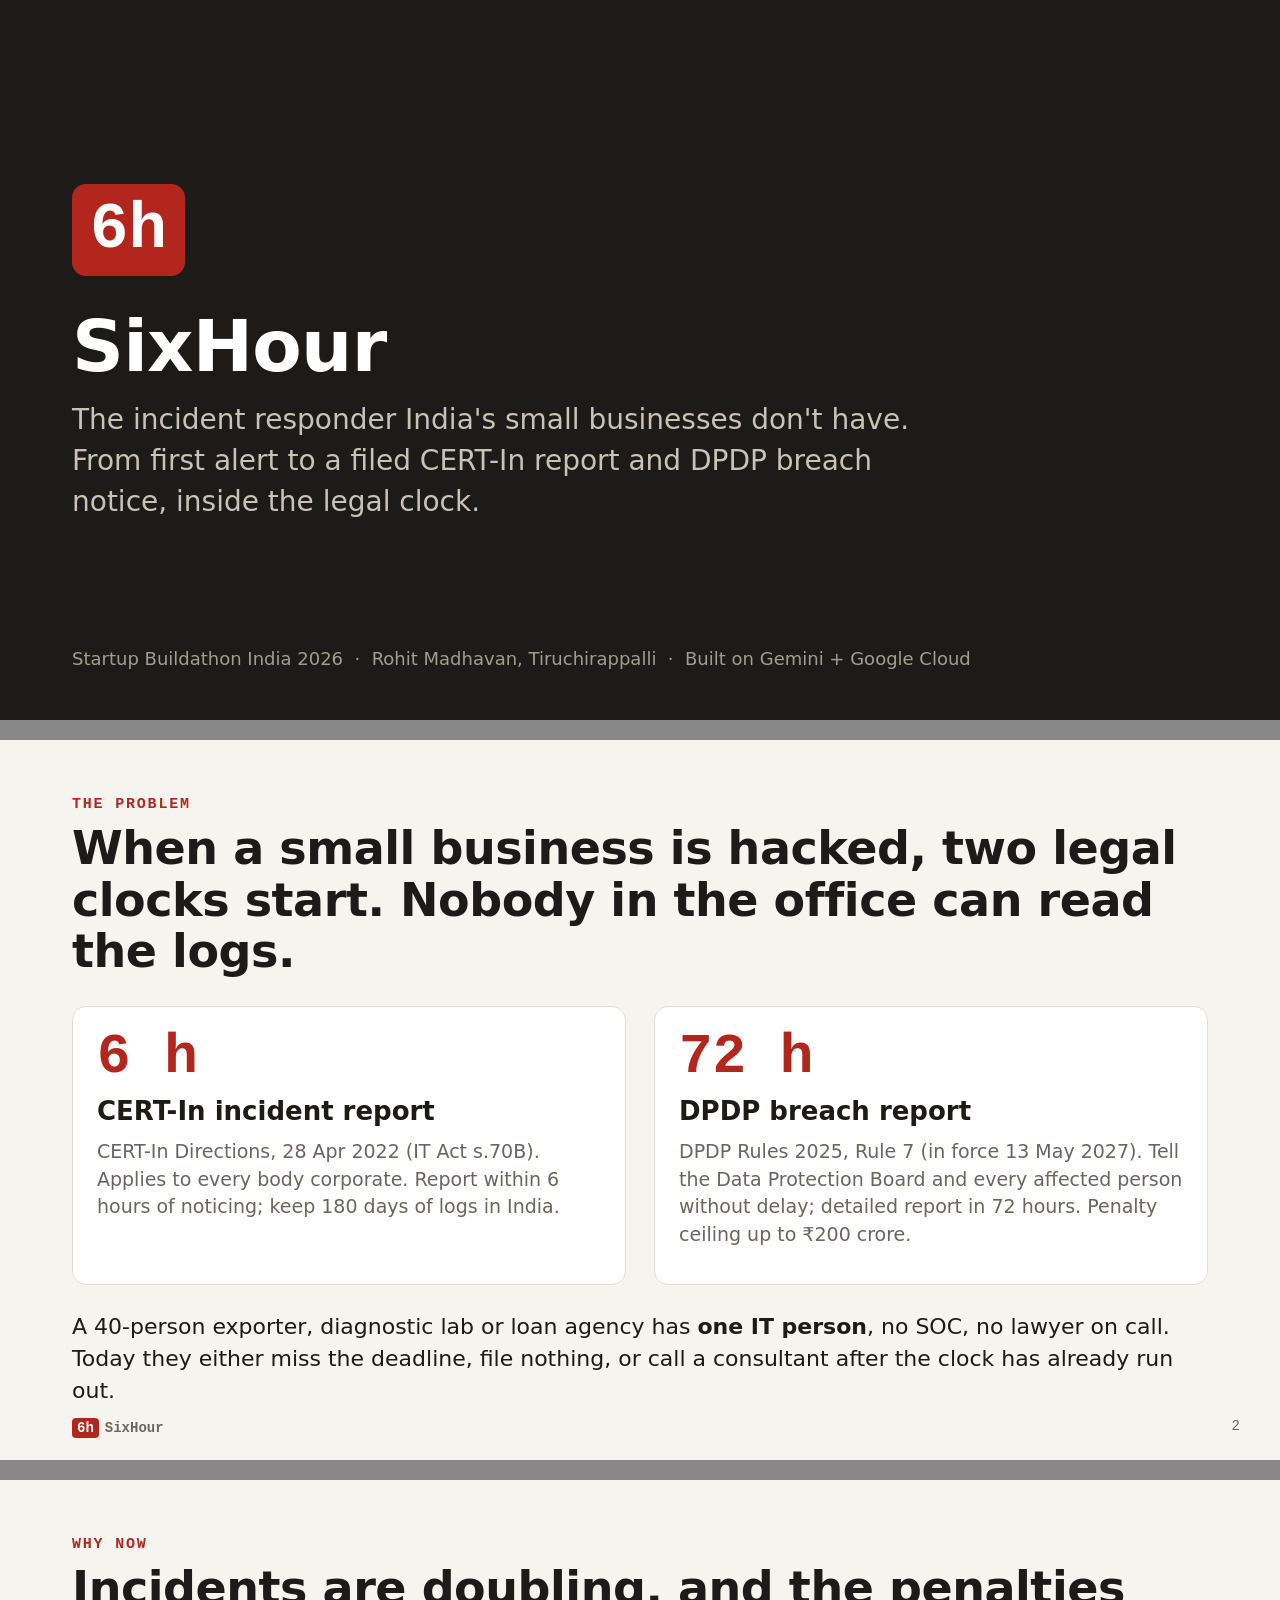
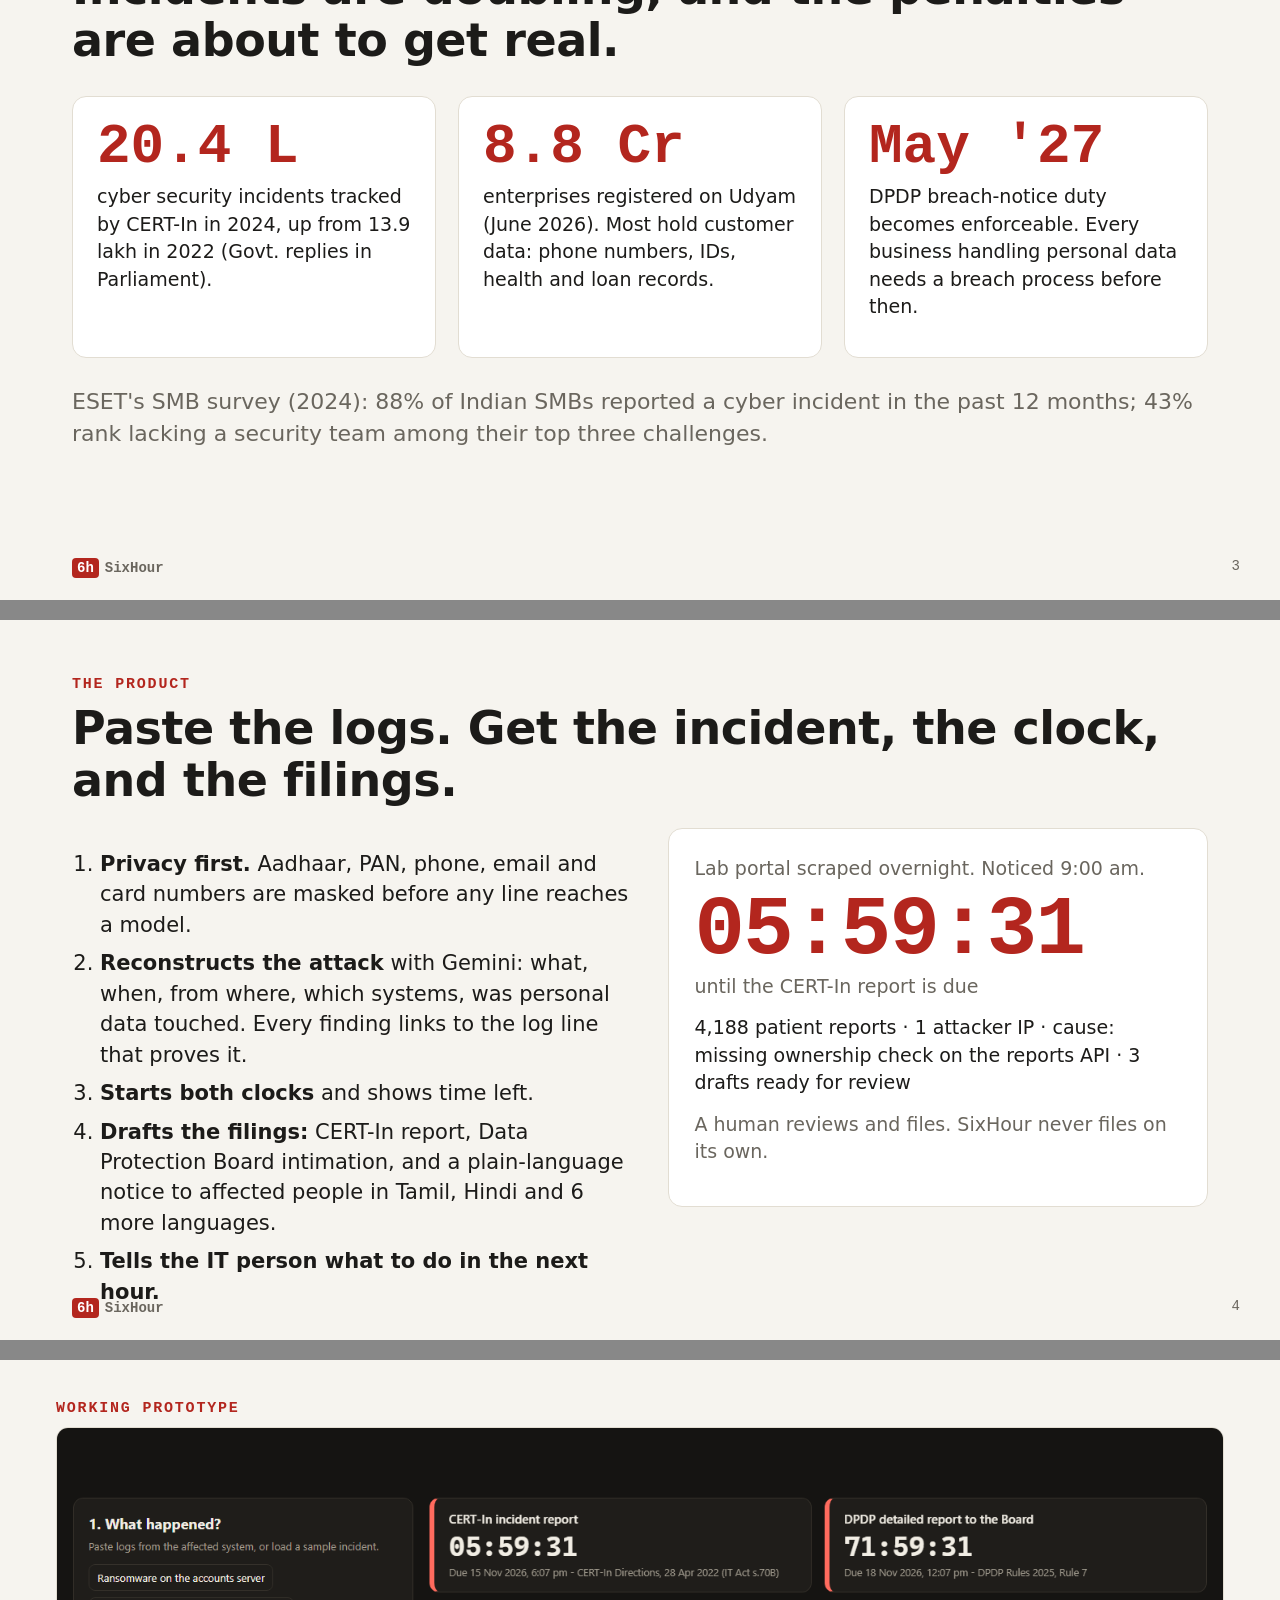
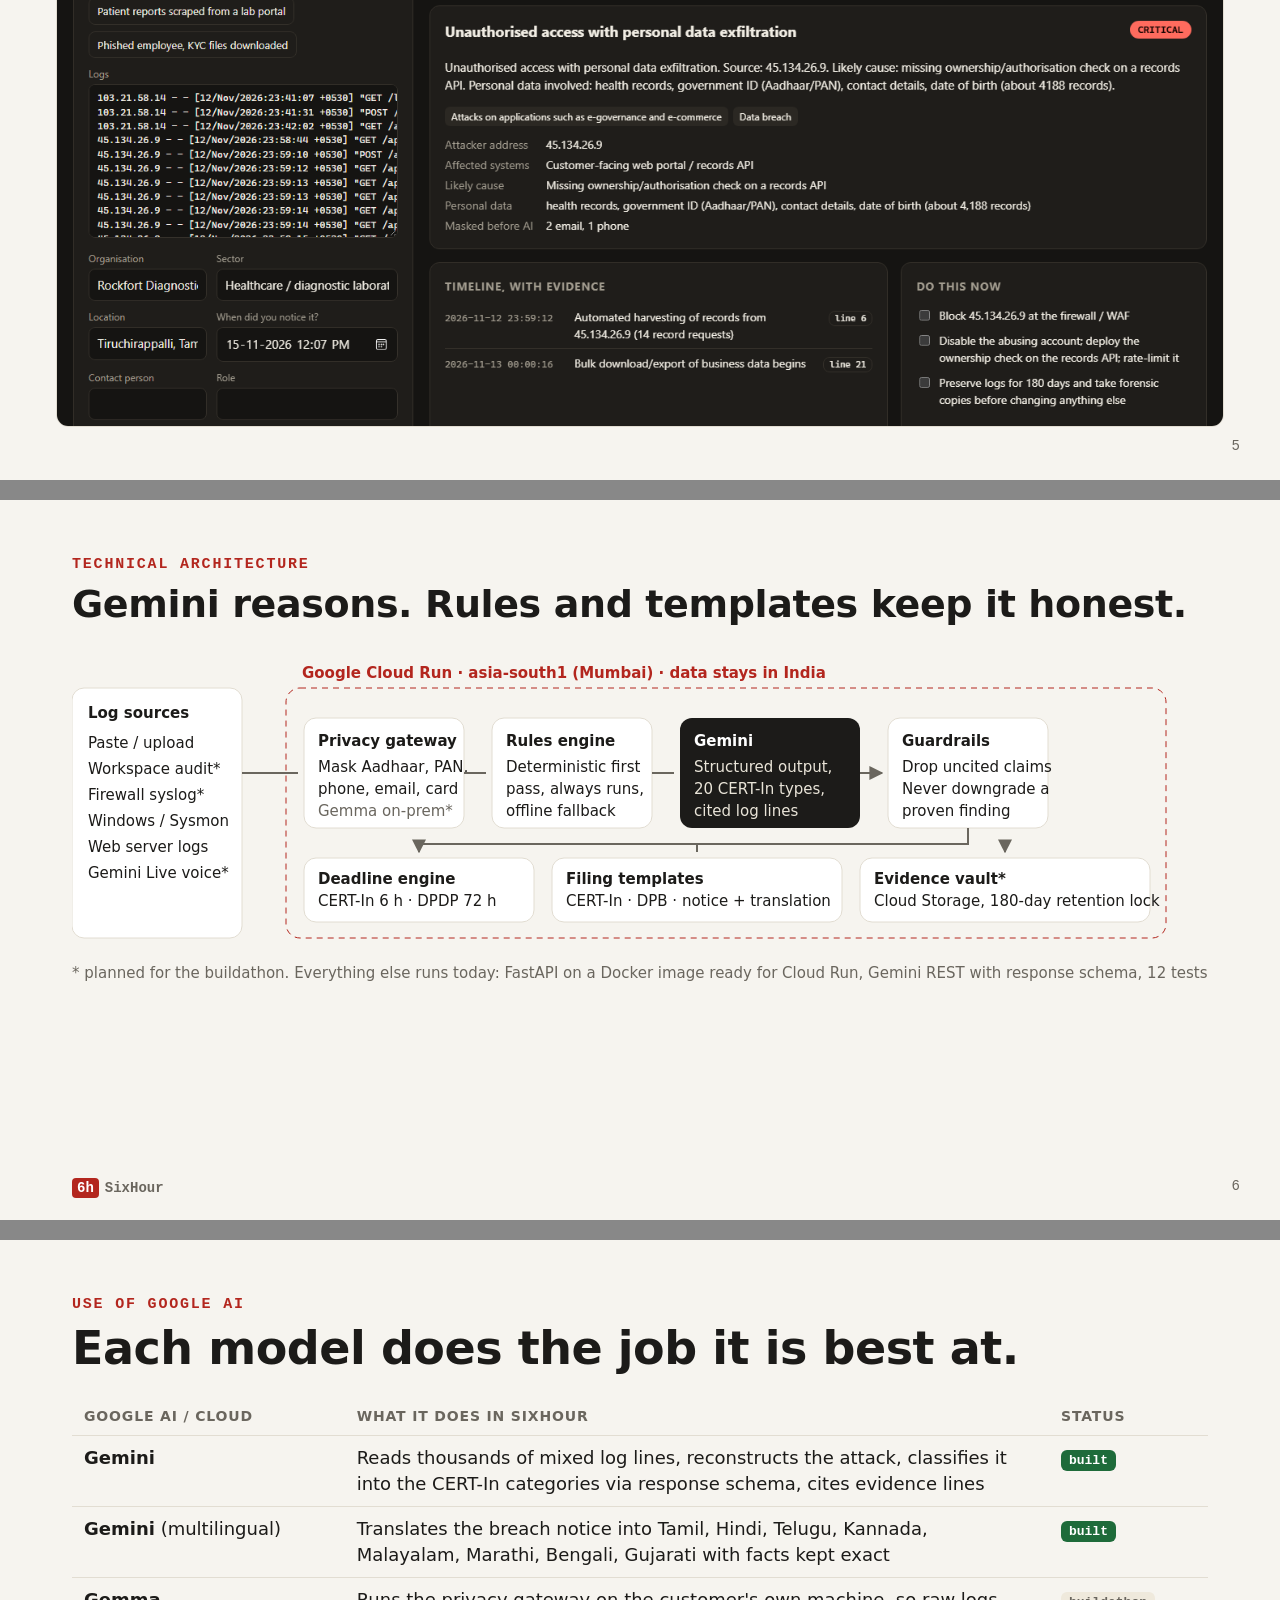
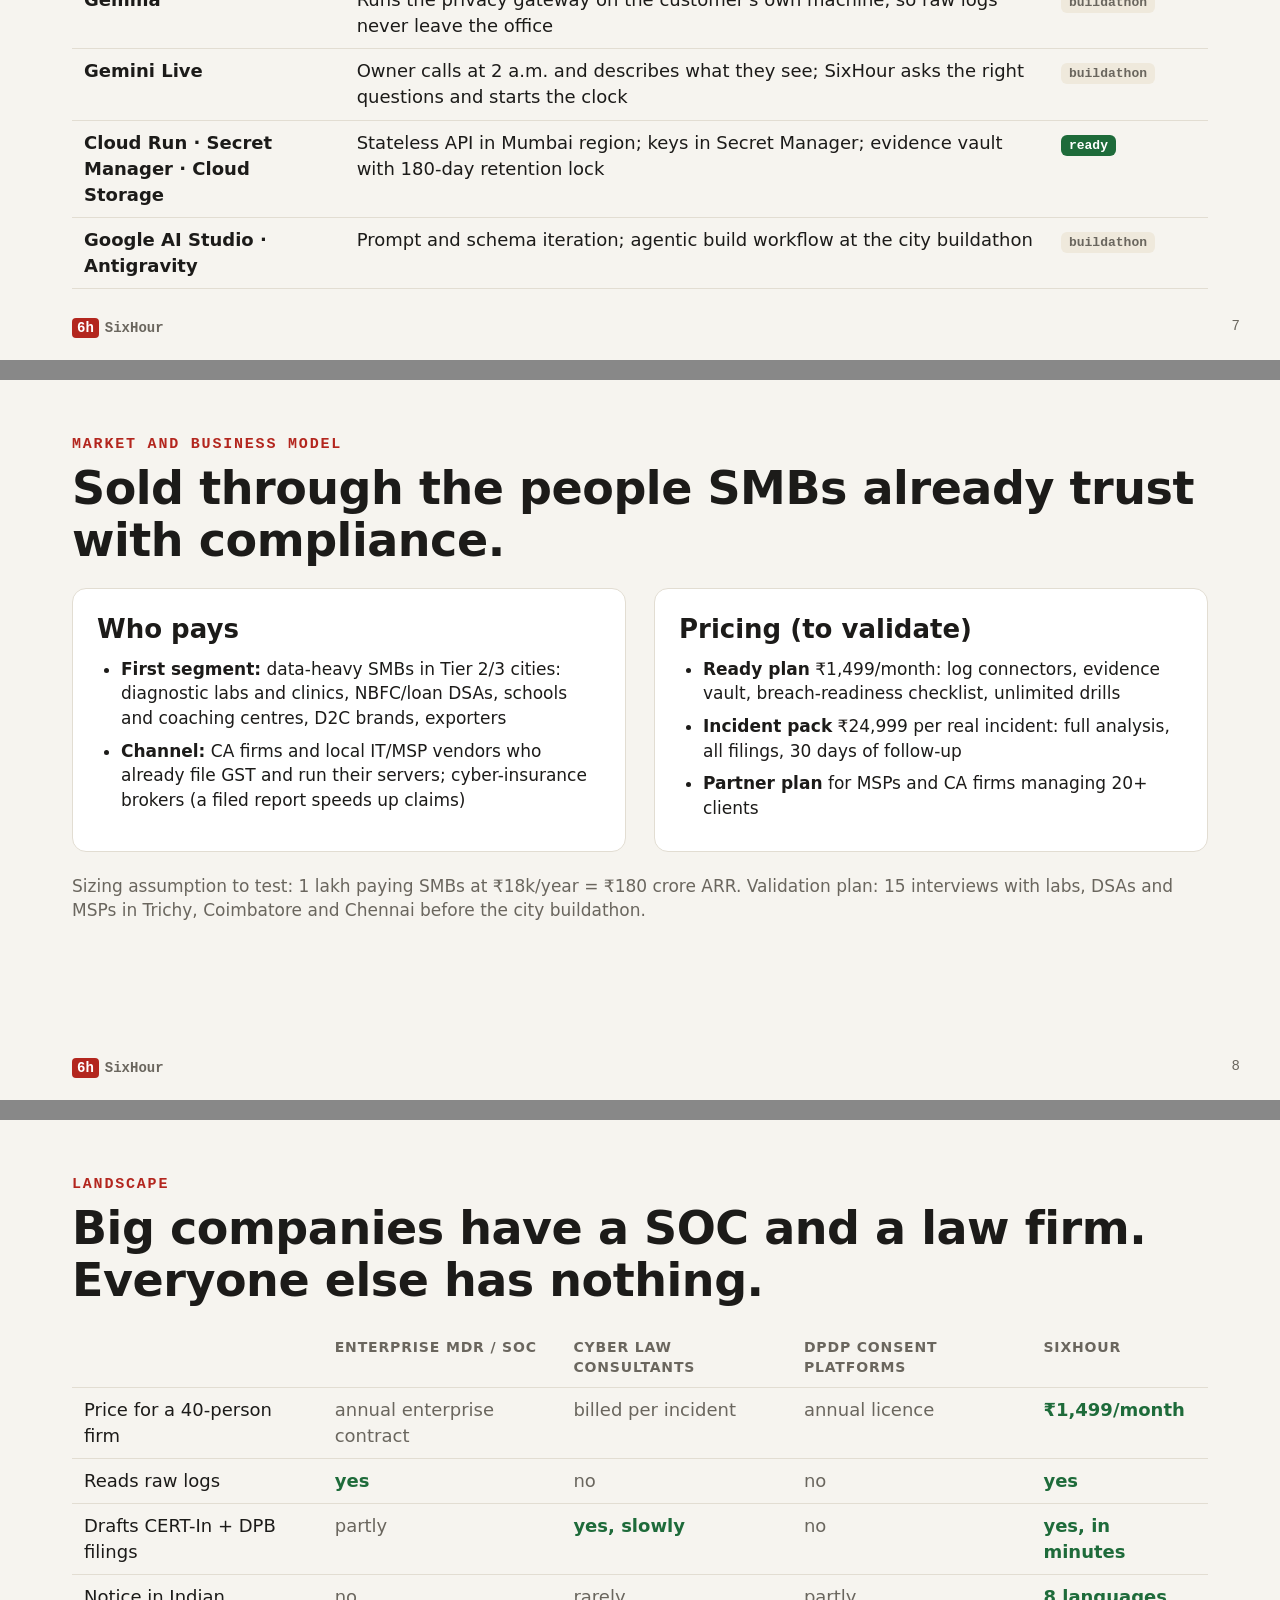
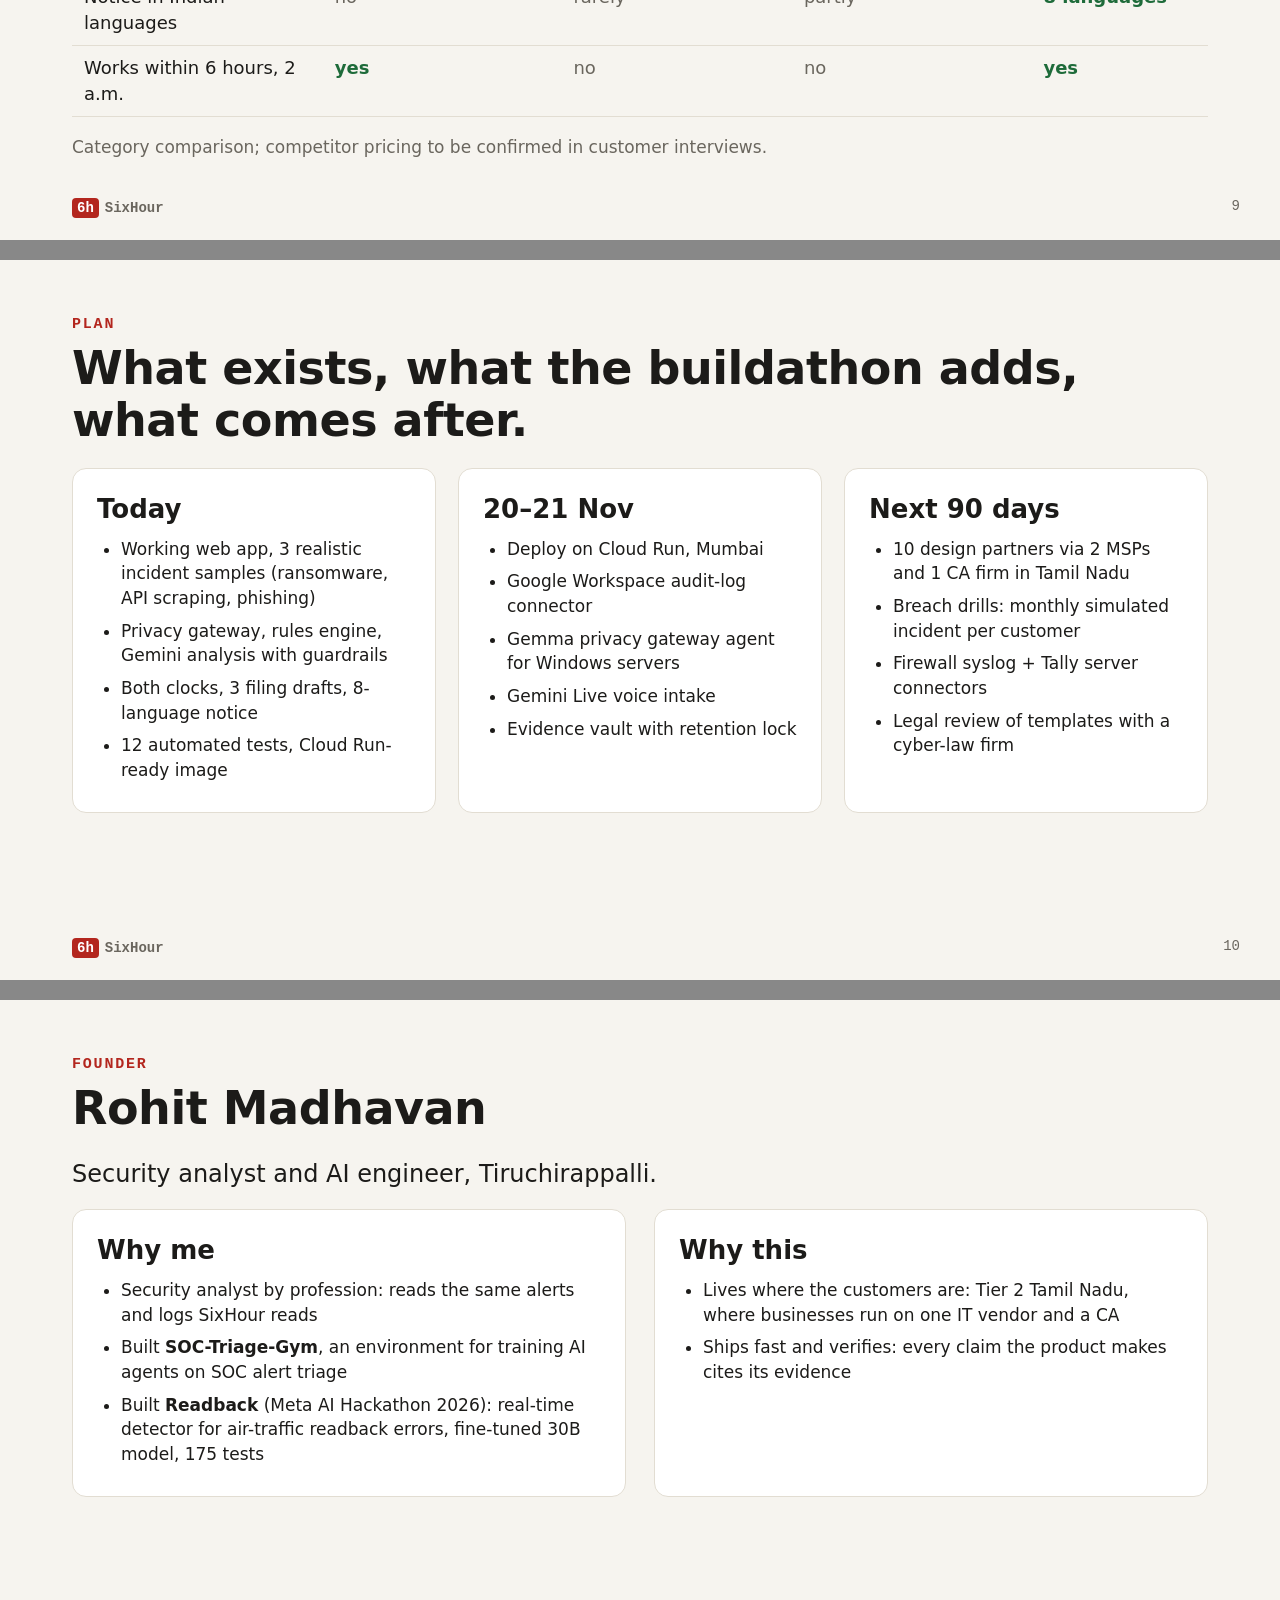
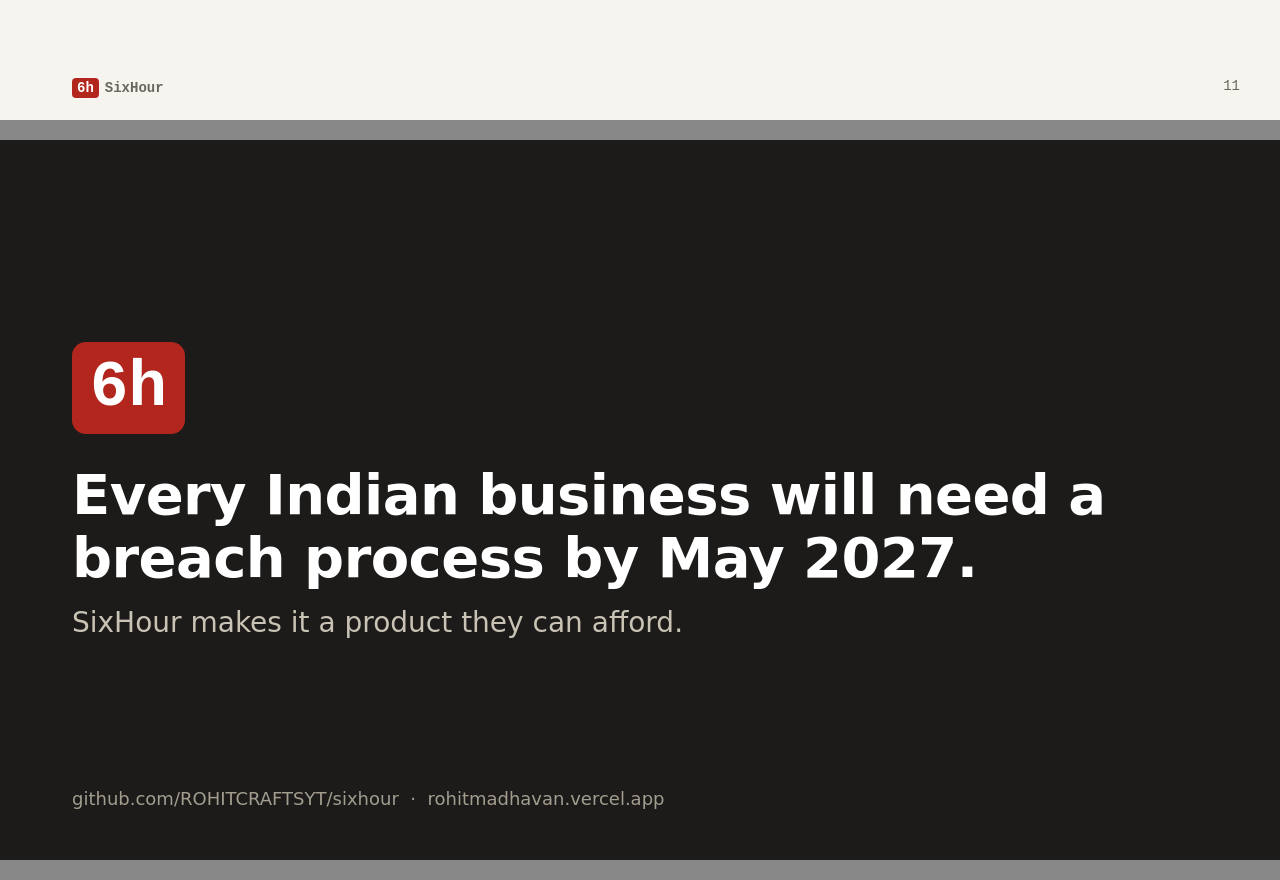
<file: submission/deck.html>
<!doctype html>
<html lang="en">
<head>
<meta charset="utf-8">
<title>SixHour pitch deck</title>
<style>
@page { size: 1280px 720px; margin: 0; }
:root { --ink:#1c1b19; --muted:#6a665e; --line:#e2ddd2; --bg:#f6f4ef; --red:#b3261e; --chip:#efe9dc; --ok:#1e6b3a; --mono: Consolas, "Cascadia Mono", monospace; }
* { box-sizing: border-box; }
html, body { margin: 0; background: #888; }
body { font: 22px/1.45 "Segoe UI", system-ui, sans-serif; color: var(--ink); -webkit-print-color-adjust: exact; print-color-adjust: exact; }
.s { width: 1280px; height: 720px; background: var(--bg); padding: 56px 72px; position: relative; overflow: hidden; page-break-after: always; break-after: page; margin: 0 auto 20px; }
@media print { .s { margin: 0; } html, body { background: var(--bg); } }
.k { font: 700 15px var(--mono); letter-spacing: .12em; text-transform: uppercase; color: var(--red); margin-bottom: 10px; }
h1 { font-size: 46px; line-height: 1.12; margin: 0 0 22px; letter-spacing: -.01em; }
h2 { font-size: 26px; margin: 0 0 8px; }
p { margin: 0 0 14px; }
.muted { color: var(--muted); }
.n { position: absolute; bottom: 26px; right: 40px; font: 14px var(--mono); color: var(--muted); }
.logo { position: absolute; bottom: 24px; left: 72px; font: 700 14px var(--mono); color: var(--muted); }
.logo b { background: var(--red); color: #fff; padding: 2px 5px; border-radius: 4px; margin-right: 6px; }
.g2 { display: grid; grid-template-columns: 1fr 1fr; gap: 28px; }
.g3 { display: grid; grid-template-columns: repeat(3, 1fr); gap: 22px; }
.card { background: #fff; border: 1px solid var(--line); border-radius: 14px; padding: 22px 24px; }
.big { font: 700 56px/1 var(--mono); color: var(--red); margin-bottom: 8px; }
.card p { font-size: 19px; }
ul { margin: 0; padding-left: 24px; } li { margin: 0 0 8px; }
.small { font-size: 17px; }
.tag { display: inline-block; font: 700 13px var(--mono); padding: 3px 8px; border-radius: 6px; background: var(--chip); margin-right: 6px; }
.tag.live { background: var(--ok); color: #fff; } .tag.plan { background: var(--chip); color: var(--muted); }
table { border-collapse: collapse; width: 100%; font-size: 18px; }
th, td { text-align: left; padding: 9px 12px; border-bottom: 1px solid var(--line); vertical-align: top; }
th { font-size: 14px; text-transform: uppercase; letter-spacing: .06em; color: var(--muted); }
td.y { color: var(--ok); font-weight: 700; } td.x { color: var(--muted); }
.title { background: #1c1b19; color: #f1ede4; display: flex; flex-direction: column; justify-content: center; }
.title .mark { font: 700 64px var(--mono); background: var(--red); color: #fff; display: inline-block; padding: 10px 18px; border-radius: 14px; margin-bottom: 30px; width: max-content; }
.title h1 { font-size: 72px; margin: 0 0 14px; color: #fff; }
.title p { font-size: 28px; color: #c9c3b6; max-width: 900px; }
.title .meta { position: absolute; bottom: 48px; left: 72px; font-size: 18px; color: #a39d90; }
.shot { width: 100%; border-radius: 12px; border: 1px solid var(--line); display: block; }
.clock { font: 700 120px/1 var(--mono); color: var(--red); letter-spacing: -.02em; }
svg text { font-family: "Segoe UI", system-ui, sans-serif; }
.quote { font-size: 30px; line-height: 1.35; border-left: 6px solid var(--red); padding-left: 24px; margin: 18px 0 30px; }
</style>
</head>
<body>

<!-- 1 -->
<section class="s title">
  <div class="mark">6h</div>
  <h1>SixHour</h1>
  <p>The incident responder India's small businesses don't have. From first alert to a filed CERT-In report and DPDP breach notice, inside the legal clock.</p>
  <div class="meta">Startup Buildathon India 2026 &nbsp;·&nbsp; Rohit Madhavan, Tiruchirappalli &nbsp;·&nbsp; Built on Gemini + Google Cloud</div>
</section>

<!-- 2 problem -->
<section class="s">
  <div class="k">The problem</div>
  <h1>When a small business is hacked, two legal clocks start. Nobody in the office can read the logs.</h1>
  <div class="g2" style="margin-top:28px">
    <div class="card">
      <div class="big">6 h</div>
      <h2>CERT-In incident report</h2>
      <p class="muted">CERT-In Directions, 28 Apr 2022 (IT Act s.70B). Applies to every body corporate. Report within 6 hours of noticing; keep 180 days of logs in India.</p>
    </div>
    <div class="card">
      <div class="big">72 h</div>
      <h2>DPDP breach report</h2>
      <p class="muted">DPDP Rules 2025, Rule 7 (in force 13 May 2027). Tell the Data Protection Board and every affected person without delay; detailed report in 72 hours. Penalty ceiling up to ₹200 crore.</p>
    </div>
  </div>
  <p style="margin-top:26px">A 40-person exporter, diagnostic lab or loan agency has <b>one IT person</b>, no SOC, no lawyer on call. Today they either miss the deadline, file nothing, or call a consultant after the clock has already run out.</p>
  <div class="logo"><b>6h</b>SixHour</div><div class="n">2</div>
</section>

<!-- 3 why now -->
<section class="s">
  <div class="k">Why now</div>
  <h1>Incidents are doubling, and the penalties are about to get real.</h1>
  <div class="g3" style="margin-top:30px">
    <div class="card"><div class="big">20.4 L</div><p>cyber security incidents tracked by CERT-In in 2024, up from 13.9 lakh in 2022 (Govt. replies in Parliament).</p></div>
    <div class="card"><div class="big">8.8 Cr</div><p>enterprises registered on Udyam (June 2026). Most hold customer data: phone numbers, IDs, health and loan records.</p></div>
    <div class="card"><div class="big">May '27</div><p>DPDP breach-notice duty becomes enforceable. Every business handling personal data needs a breach process before then.</p></div>
  </div>
  <p style="margin-top:28px" class="muted">ESET's SMB survey (2024): 88% of Indian SMBs reported a cyber incident in the past 12 months; 43% rank lacking a security team among their top three challenges.</p>
  <div class="logo"><b>6h</b>SixHour</div><div class="n">3</div>
</section>

<!-- 4 solution -->
<section class="s">
  <div class="k">The product</div>
  <h1>Paste the logs. Get the incident, the clock, and the filings.</h1>
  <div class="g2" style="margin-top:10px; grid-template-columns: 1.05fr 1fr; align-items:start">
    <ol style="padding-left:28px; font-size:21px">
      <li><b>Privacy first.</b> Aadhaar, PAN, phone, email and card numbers are masked before any line reaches a model.</li>
      <li><b>Reconstructs the attack</b> with Gemini: what, when, from where, which systems, was personal data touched. Every finding links to the log line that proves it.</li>
      <li><b>Starts both clocks</b> and shows time left.</li>
      <li><b>Drafts the filings:</b> CERT-In report, Data Protection Board intimation, and a plain-language notice to affected people in Tamil, Hindi and 6 more languages.</li>
      <li><b>Tells the IT person what to do in the next hour.</b></li>
    </ol>
    <div class="card" style="padding:26px">
      <p class="muted small" style="margin-bottom:6px">Lab portal scraped overnight. Noticed 9:00 am.</p>
      <div class="clock" style="font-size:84px">05:59:31</div>
      <p class="small muted">until the CERT-In report is due</p>
      <p class="small" style="margin-top:14px">4,188 patient reports · 1 attacker IP · cause: missing ownership check on the reports API · 3 drafts ready for review</p>
      <p class="small muted">A human reviews and files. SixHour never files on its own.</p>
    </div>
  </div>
  <div class="logo"><b>6h</b>SixHour</div><div class="n">4</div>
</section>

<!-- 5 demo -->
<section class="s" style="padding:40px 56px">
  <div class="k">Working prototype</div>
  <img class="shot" src="img/patient-portal.png" alt="SixHour analysing a scraped patient portal: two countdown clocks, incident summary, timeline with log-line evidence, containment checklist and draft filings" style="height:600px; object-fit:cover; object-position:top">
  <div class="n">5</div>
</section>

<!-- 6 architecture -->
<section class="s">
  <div class="k">Technical architecture</div>
  <h1 style="font-size:38px">Gemini reasons. Rules and templates keep it honest.</h1>
  <svg viewBox="0 0 1136 360" width="1136" height="360" role="img" aria-label="Architecture: log sources go through a privacy gateway, a rules engine and Gemini on Cloud Run, then guardrails, producing the incident record, clocks and drafts">
    <defs><marker id="a" viewBox="0 0 10 10" refX="9" refY="5" markerWidth="7" markerHeight="7" orient="auto"><path d="M0 0L10 5L0 10z" fill="#6a665e"/></marker></defs>
    <g font-size="15" fill="#1c1b19">
      <rect x="0" y="40" width="170" height="250" rx="12" fill="#fff" stroke="#e2ddd2"/>
      <text x="16" y="70" font-weight="700">Log sources</text>
      <text x="16" y="100">Paste / upload</text><text x="16" y="126">Workspace audit*</text><text x="16" y="152">Firewall syslog*</text><text x="16" y="178">Windows / Sysmon</text><text x="16" y="204">Web server logs</text><text x="16" y="230">Gemini Live voice*</text>

      <rect x="214" y="40" width="880" height="250" rx="14" fill="none" stroke="#b3261e" stroke-dasharray="6 5"/>
      <text x="230" y="30" font-weight="700" fill="#b3261e">Google Cloud Run · asia-south1 (Mumbai) · data stays in India</text>

      <rect x="232" y="70" width="160" height="110" rx="12" fill="#fff" stroke="#e2ddd2"/>
      <text x="246" y="98" font-weight="700">Privacy gateway</text><text x="246" y="124">Mask Aadhaar, PAN,</text><text x="246" y="146">phone, email, card</text><text x="246" y="168" fill="#6a665e">Gemma on-prem*</text>

      <rect x="420" y="70" width="160" height="110" rx="12" fill="#fff" stroke="#e2ddd2"/>
      <text x="434" y="98" font-weight="700">Rules engine</text><text x="434" y="124">Deterministic first</text><text x="434" y="146">pass, always runs,</text><text x="434" y="168">offline fallback</text>

      <rect x="608" y="70" width="180" height="110" rx="12" fill="#1c1b19"/>
      <text x="622" y="98" font-weight="700" fill="#fff">Gemini</text><text x="622" y="124" fill="#e9e4d8">Structured output,</text><text x="622" y="146" fill="#e9e4d8">20 CERT-In types,</text><text x="622" y="168" fill="#e9e4d8">cited log lines</text>

      <rect x="816" y="70" width="160" height="110" rx="12" fill="#fff" stroke="#e2ddd2"/>
      <text x="830" y="98" font-weight="700">Guardrails</text><text x="830" y="124">Drop uncited claims</text><text x="830" y="146">Never downgrade a</text><text x="830" y="168">proven finding</text>

      <rect x="232" y="210" width="230" height="64" rx="12" fill="#fff" stroke="#e2ddd2"/>
      <text x="246" y="236" font-weight="700">Deadline engine</text><text x="246" y="258">CERT-In 6 h · DPDP 72 h</text>
      <rect x="480" y="210" width="290" height="64" rx="12" fill="#fff" stroke="#e2ddd2"/>
      <text x="494" y="236" font-weight="700">Filing templates</text><text x="494" y="258">CERT-In · DPB · notice + translation</text>
      <rect x="788" y="210" width="290" height="64" rx="12" fill="#fff" stroke="#e2ddd2"/>
      <text x="802" y="236" font-weight="700">Evidence vault*</text><text x="802" y="258">Cloud Storage, 180-day retention lock</text>

      <path d="M170 125H226M392 125H414M580 125H602M788 125H810" stroke="#6a665e" stroke-width="2" marker-end="url(#a)"/>
      <path d="M896 180V196H347V204" stroke="#6a665e" stroke-width="2" fill="none" marker-end="url(#a)"/>
      <path d="M625 196V204M933 196V204" stroke="#6a665e" stroke-width="2" marker-end="url(#a)"/>
      <text x="0" y="330" fill="#6a665e" font-size="15">* planned for the buildathon. Everything else runs today: FastAPI on a Docker image ready for Cloud Run, Gemini REST with response schema, 12 tests incl. guardrail tests.</text>
    </g>
  </svg>
  <div class="logo"><b>6h</b>SixHour</div><div class="n">6</div>
</section>

<!-- 7 google AI -->
<section class="s">
  <div class="k">Use of Google AI</div>
  <h1>Each model does the job it is best at.</h1>
  <table>
    <tr><th style="width:24%">Google AI / Cloud</th><th>What it does in SixHour</th><th style="width:14%">Status</th></tr>
    <tr><td><b>Gemini</b></td><td>Reads thousands of mixed log lines, reconstructs the attack, classifies it into the CERT-In categories via response schema, cites evidence lines</td><td><span class="tag live">built</span></td></tr>
    <tr><td><b>Gemini</b> (multilingual)</td><td>Translates the breach notice into Tamil, Hindi, Telugu, Kannada, Malayalam, Marathi, Bengali, Gujarati with facts kept exact</td><td><span class="tag live">built</span></td></tr>
    <tr><td><b>Gemma</b></td><td>Runs the privacy gateway on the customer's own machine, so raw logs never leave the office</td><td><span class="tag plan">buildathon</span></td></tr>
    <tr><td><b>Gemini Live</b></td><td>Owner calls at 2 a.m. and describes what they see; SixHour asks the right questions and starts the clock</td><td><span class="tag plan">buildathon</span></td></tr>
    <tr><td><b>Cloud Run · Secret Manager · Cloud Storage</b></td><td>Stateless API in Mumbai region; keys in Secret Manager; evidence vault with 180-day retention lock</td><td><span class="tag live">ready</span></td></tr>
    <tr><td><b>Google AI Studio · Antigravity</b></td><td>Prompt and schema iteration; agentic build workflow at the city buildathon</td><td><span class="tag plan">buildathon</span></td></tr>
  </table>
  <div class="logo"><b>6h</b>SixHour</div><div class="n">7</div>
</section>

<!-- 8 market & business -->
<section class="s">
  <div class="k">Market and business model</div>
  <h1>Sold through the people SMBs already trust with compliance.</h1>
  <div class="g2" style="margin-top:12px">
    <div class="card">
      <h2>Who pays</h2>
      <ul class="small">
        <li><b>First segment:</b> data-heavy SMBs in Tier 2/3 cities: diagnostic labs and clinics, NBFC/loan DSAs, schools and coaching centres, D2C brands, exporters</li>
        <li><b>Channel:</b> CA firms and local IT/MSP vendors who already file GST and run their servers; cyber-insurance brokers (a filed report speeds up claims)</li>
      </ul>
    </div>
    <div class="card">
      <h2>Pricing (to validate)</h2>
      <ul class="small">
        <li><b>Ready plan</b> ₹1,499/month: log connectors, evidence vault, breach-readiness checklist, unlimited drills</li>
        <li><b>Incident pack</b> ₹24,999 per real incident: full analysis, all filings, 30 days of follow-up</li>
        <li><b>Partner plan</b> for MSPs and CA firms managing 20+ clients</li>
      </ul>
    </div>
  </div>
  <p class="small muted" style="margin-top:22px">Sizing assumption to test: 1 lakh paying SMBs at ₹18k/year = ₹180 crore ARR. Validation plan: 15 interviews with labs, DSAs and MSPs in Trichy, Coimbatore and Chennai before the city buildathon.</p>
  <div class="logo"><b>6h</b>SixHour</div><div class="n">8</div>
</section>

<!-- 9 competition -->
<section class="s">
  <div class="k">Landscape</div>
  <h1>Big companies have a SOC and a law firm. Everyone else has nothing.</h1>
  <table>
    <tr><th></th><th>Enterprise MDR / SOC</th><th>Cyber law consultants</th><th>DPDP consent platforms</th><th>SixHour</th></tr>
    <tr><td>Price for a 40-person firm</td><td class="x">annual enterprise contract</td><td class="x">billed per incident</td><td class="x">annual licence</td><td class="y">₹1,499/month</td></tr>
    <tr><td>Reads raw logs</td><td class="y">yes</td><td class="x">no</td><td class="x">no</td><td class="y">yes</td></tr>
    <tr><td>Drafts CERT-In + DPB filings</td><td class="x">partly</td><td class="y">yes, slowly</td><td class="x">no</td><td class="y">yes, in minutes</td></tr>
    <tr><td>Notice in Indian languages</td><td class="x">no</td><td class="x">rarely</td><td class="x">partly</td><td class="y">8 languages</td></tr>
    <tr><td>Works within 6 hours, 2 a.m.</td><td class="y">yes</td><td class="x">no</td><td class="x">no</td><td class="y">yes</td></tr>
  </table>
  <p class="small muted" style="margin-top:18px">Category comparison; competitor pricing to be confirmed in customer interviews.</p>
  <div class="logo"><b>6h</b>SixHour</div><div class="n">9</div>
</section>

<!-- 10 roadmap -->
<section class="s">
  <div class="k">Plan</div>
  <h1>What exists, what the buildathon adds, what comes after.</h1>
  <div class="g3">
    <div class="card"><h2>Today</h2><ul class="small">
      <li>Working web app, 3 realistic incident samples (ransomware, API scraping, phishing)</li>
      <li>Privacy gateway, rules engine, Gemini analysis with guardrails</li>
      <li>Both clocks, 3 filing drafts, 8-language notice</li>
      <li>12 automated tests, Cloud Run-ready image</li></ul></div>
    <div class="card"><h2>20–21 Nov</h2><ul class="small">
      <li>Deploy on Cloud Run, Mumbai</li>
      <li>Google Workspace audit-log connector</li>
      <li>Gemma privacy gateway agent for Windows servers</li>
      <li>Gemini Live voice intake</li>
      <li>Evidence vault with retention lock</li></ul></div>
    <div class="card"><h2>Next 90 days</h2><ul class="small">
      <li>10 design partners via 2 MSPs and 1 CA firm in Tamil Nadu</li>
      <li>Breach drills: monthly simulated incident per customer</li>
      <li>Firewall syslog + Tally server connectors</li>
      <li>Legal review of templates with a cyber-law firm</li></ul></div>
  </div>
  <div class="logo"><b>6h</b>SixHour</div><div class="n">10</div>
</section>

<!-- 11 founder -->
<section class="s">
  <div class="k">Founder</div>
  <h1>Rohit Madhavan</h1>
  <p style="font-size:24px">Security analyst and AI engineer, Tiruchirappalli.</p>
  <div class="g2" style="margin-top:18px">
    <div class="card"><h2>Why me</h2><ul class="small">
      <li>Security analyst by profession: reads the same alerts and logs SixHour reads</li>
      <li>Built <b>SOC-Triage-Gym</b>, an environment for training AI agents on SOC alert triage</li>
      <li>Built <b>Readback</b> (Meta AI Hackathon 2026): real-time detector for air-traffic readback errors, fine-tuned 30B model, 175 tests</li></ul></div>
    <div class="card"><h2>Why this</h2><ul class="small">
      <li>Lives where the customers are: Tier 2 Tamil Nadu, where businesses run on one IT vendor and a CA</li>
            <li>Ships fast and verifies: every claim the product makes cites its evidence</li></ul></div>
  </div>
  <div class="logo"><b>6h</b>SixHour</div><div class="n">11</div>
</section>

<!-- 12 close -->
<section class="s title">
  <div class="mark">6h</div>
  <h1 style="font-size:56px">Every Indian business will need a breach process by May 2027.</h1>
  <p>SixHour makes it a product they can afford.</p>
  <div class="meta">github.com/ROHITCRAFTSYT/sixhour &nbsp;·&nbsp; rohitmadhavan.vercel.app</div>
</section>

</body>
</html>
</file>
